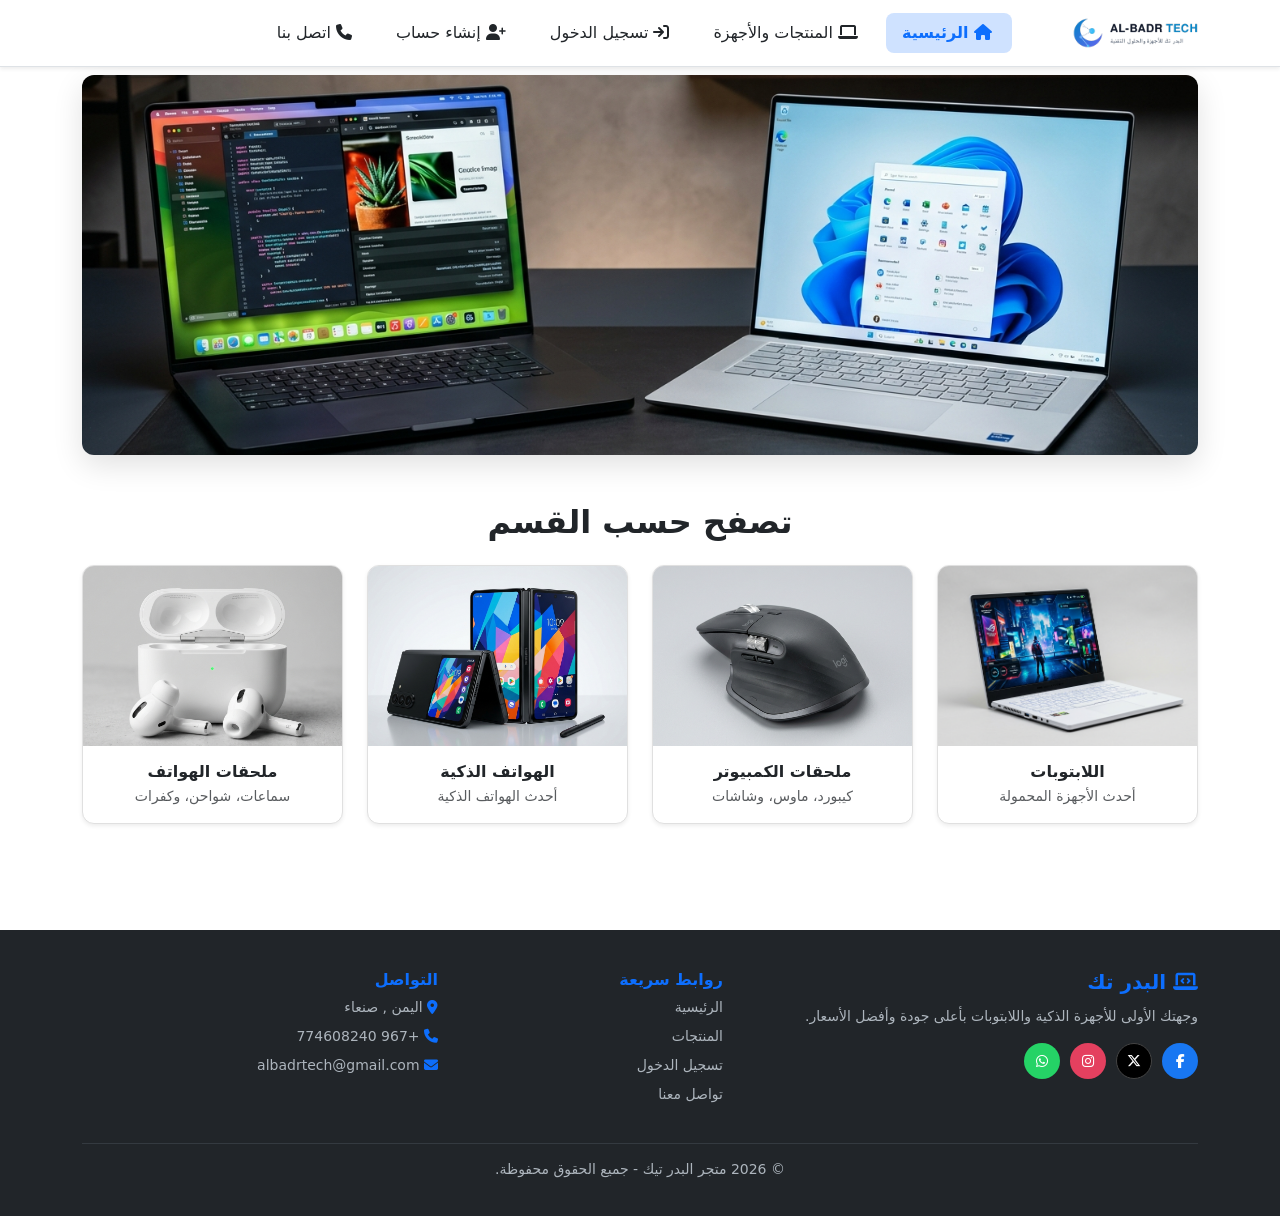
<file: Al-badr-tech/index.html>
<!doctype html>
<html lang="ar" dir="rtl">
  <head>
    <meta charset="UTF-8" />

    <title>الرئيسية - البدر تك</title>

    <!-- ملفات CSS المحلية -->
    <link rel="stylesheet" href="css/bootstrap.min.css" />
    <link rel="stylesheet" href="css/font-awesome.min.css" />
    <link rel="stylesheet" href="css/toastr.min.css" />

    <!-- تنسيق WowSlider -->
    <link rel="stylesheet" href="css/wowslider.css" />

    <!-- تنسيق الموقع -->
    <link rel="stylesheet" href="css/style.css" />
  </head>
  <body>
    <!-- الناف يعرف المتصفح ان هذا شريط متنقل ويرتب العناصر داخله بشكل تلقائي  -->
    <!--navbar-expand-md  يجعل القائمة تستجيب لحجم الشاشة-->
    <header class="navbar navbar-expand-md bg-white border-bottom shadow-sm px-4 sticky-top z-3">
      <!--حاوية  تضم جميع عناصر الهيدر مع ضبط الحواف والمسافات الجانبية  تلقائي ومتجاوب مع جميع الشاشات-->
      <div class="container-fluid">
        <!-- شعار مع رابط يرجع المستخدم للرئيسية -->
        <a class="navbar-brand ms-3" href="index.html">
          <img src="images/logo/logo.png" alt="AL-BADR TECH" height="40" />
        </a>
        <!-- زر الجوال -->
        <!--يضهر الزر في الجوال ويخفية في الشاشات الكبيره يعتتمد في المضهر على بوت سي اس اس والفتح والا غلاق على على بوت جي اس-->
        <button class="navbar-toggler" type="button" data-bs-toggle="collapse" data-bs-target="#menu">
          <!--يرسم الخطوط الثلاثة والمسؤول عن فتح واغلاق القائمة في الهواتف -->
          <span class="navbar-toggler-icon"></span>
        </button>
        <!-- القائمة -->
        <!--يخفي القائمة افتراضيا على شاشة الجوال-->
        <nav class="collapse navbar-collapse" id="menu">
          <ul class="navbar-nav gap-2 ms-auto">
            <!-- الرئيسية -->
            <li class="nav-item">
              <a class="nav-link active bg-primary-subtle text-primary rounded-3 px-3 fw-bold" href="index.html">
                <i class="fa fa-home me-1"></i>
                الرئيسية
              </a>
            </li>
            <!-- المنتجات والأجهزة -->
            <li class="nav-item">
              <a class="nav-link rounded-3 px-3 text-dark fw-medium" href="products.html">
                <i class="fa fa-laptop me-1"></i>
                المنتجات والأجهزة
              </a>
            </li>
            <!-- تسجيل الدخول -->
            <li class="nav-item">
              <a class="nav-link rounded-3 px-3 text-dark fw-medium" href="login.html">
                <i class="fa fa-sign-in me-1"></i>
                تسجيل الدخول
              </a>
            </li>
            <!-- إنشاء حساب -->
            <li class="nav-item">
              <a class="nav-link rounded-3 px-3 text-dark fw-medium" href="register.html">
                <i class="fa fa-user-plus me-1"></i>
                إنشاء حساب
              </a>
            </li>
            <!-- اتصل بنا -->
            <li class="nav-item">
              <a class="nav-link rounded-3 px-3 text-dark fw-medium" href="contact.html"><i class="fa fa-phone me-1"></i> اتصل بنا </a>
            </li>
          </ul>
        </nav>
      </div>
    </header>
    <main class="container my-2">
      <!-- WowSlider -->
      <section class="hero-slider mb-5">
        <div id="wowslider-container1">
          <div class="ws_images">
            <ul>
              <li>
                <img src="images/slider/slide1.jpg" alt="الصورة الأولى" />
              </li>
              <li>
                <img src="images/slider/slide2.jpg" alt="الصورة الثانية" />
              </li>
              <li>
                <img src="images/slider/slide3.jpg" alt="الصورة الثالثة" />
              </li>
            </ul>
          </div>
        </div>
      </section>

      <!-- 
           الأقسام الرئيسية
           بدء تقسيم الصفحة باستخدام نظام الشبكة 
           grid system 
           ثم استخدمت الوراثة من عنصر الاب لبقية الاقسام -->

      <section class="main-categories my-5">
        <h2 class="text-center fw-bold mb-4">تصفح حسب القسم</h2>

        <!-- شبكة الأقسام -->
        <div class="row row-cols-1 row-cols-sm-2 row-cols-md-4 g-4">
          <!-- القسم الأول -->
          <div class="col">
            <a href="products.html?cat=laptops" class="card h-100 text-decoration-none shadow-sm overflow-hidden category-card">
              <img src="images/products/laptops/laptop4.jpg" alt="اللابتوبات" class="category-img" />

              <div class="card-body text-center p-3">
                <h3 class="fs-6 fw-bold text-dark mb-1">اللابتوبات</h3>

                <p class="text-muted small m-0">أحدث الأجهزة المحمولة</p>
              </div>
            </a>
          </div>

          <!-- القسم الثاني -->
          <div class="col">
            <a href="products.html?cat=pc-acc" class="card h-100 text-decoration-none shadow-sm overflow-hidden category-card">
              <img src="images/products/accessories/accessory2.jpg" alt="ملحقات الكمبيوتر" class="category-img" />

              <div class="card-body text-center p-3">
                <h3 class="fs-6 fw-bold text-dark mb-1">ملحقات الكمبيوتر</h3>

                <p class="text-muted small m-0">كيبورد، ماوس، وشاشات</p>
              </div>
            </a>
          </div>

          <!-- القسم الثالث -->
          <div class="col">
            <a href="products.html?cat=phones" class="card h-100 text-decoration-none shadow-sm overflow-hidden category-card">
              <img src="images/products/smartphones/phone3.jpg" alt="الهواتف الذكية" class="category-img" />

              <div class="card-body text-center p-3">
                <h3 class="fs-6 fw-bold text-dark mb-1">الهواتف الذكية</h3>

                <p class="text-muted small m-0">أحدث الهواتف الذكية</p>
              </div>
            </a>
          </div>

          <!-- القسم الرابع -->
          <div class="col">
            <a href="products.html?cat=phone-acc" class="card h-100 text-decoration-none shadow-sm overflow-hidden category-card">
              <img src="images/products/accessories/accessory3.jpg" alt="ملحقات الهواتف" class="category-img" />

              <div class="card-body text-center p-3">
                <h3 class="fs-6 fw-bold text-dark mb-1">ملحقات الهواتف</h3>

                <p class="text-muted small m-0">سماعات، شواحن، وكفرات</p>
              </div>
            </a>
          </div>
        </div>
      </section>
    </main>
    <!-- ==========================================
         Footer
         ========================================== -->
    <footer class="site-footer">
      <div class="container">
        <!-- تبقي محتوى الفوتر متمركو في الوسط تلقائي وتمنعه من الالتصاق بحواف الشاشة -->
        <div class="row gy-4">
          <!-- يضيف مسافه راسية بين الاعمده في حال نزولها فوق بعض على الشاشات الصغيره -->
          <!-- معلومات المتجر -->
          <div class="col-12 col-md-5 footer-box">
            <h5 class="footer-title"><i class="fa-solid fa-laptop-code"></i> البدر تك</h5>
            <p class="footer-text">وجهتك الأولى للأجهزة الذكية واللابتوبات بأعلى جودة وأفضل الأسعار.</p>

            <!-- مواقع التواصل -->
            <div class="social-links">
              <a href="#" class="fb" title="Facebook"><i class="fa-brands fa-facebook-f"></i></a>

              <a href="#" class="tw" title="X (Twitter)">
                <i class="fa-brands fa-x-twitter"></i>
              </a>

              <a href="#" class="ig" title="Instagram">
                <i class="fa-brands fa-instagram"></i>
              </a>

              <a href="#" class="wa" title="WhatsApp">
                <i class="fa-brands fa-whatsapp"></i>
              </a>
            </div>
          </div>

          <!-- روابط سريعة -->
          <div class="col-6 col-md-3 footer-box">
            <h6 class="footer-subtitle">روابط سريعة</h6>

            <ul class="footer-list">
              <li>
                <a href="index.html"> الرئيسية </a>
              </li>

              <li>
                <a href="products.html"> المنتجات </a>
              </li>

              <li>
                <a href="login.html"> تسجيل الدخول </a>
              </li>

              <li>
                <a href="contact.html"> تواصل معنا </a>
              </li>
            </ul>
          </div>
          <!-- معلومات التواصل -->
          <div class="col-6 col-md-4 footer-box">
            <h6 class="footer-subtitle">التواصل</h6>

            <ul class="footer-contact">
              <li>
                <i class="fa-solid fa-location-dot"></i>
                اليمن , صنعاء
              </li>

              <li>
                <i class="fa-solid fa-phone"></i>
                +967 774608240
              </li>

              <li>
                <i class="fa-solid fa-envelope"></i>
                albadrtech@gmail.com
              </li>
            </ul>
          </div>
        </div>
        <!-- حقوق النشر -->
        <div class="footer-bottom">
          <p>&copy; 2026 متجر البدر تيك - جميع الحقوق محفوظة.</p>
        </div>
      </div>
    </footer>
    <!-- ==========================================
         JavaScript
         ========================================== -->
    <script src="js/jquery.min.js"></script>
    <script src="js/bootstrap.bundle.min.js"></script>
    <script src="js/toastr.min.js"></script>
    <!-- WowSlider -->
    <script src="js/wowslider.js"></script>

    <!-- JavaScript الرئيسي -->
    <script src="js/main.js"></script>
  </body>
</html>
</file>
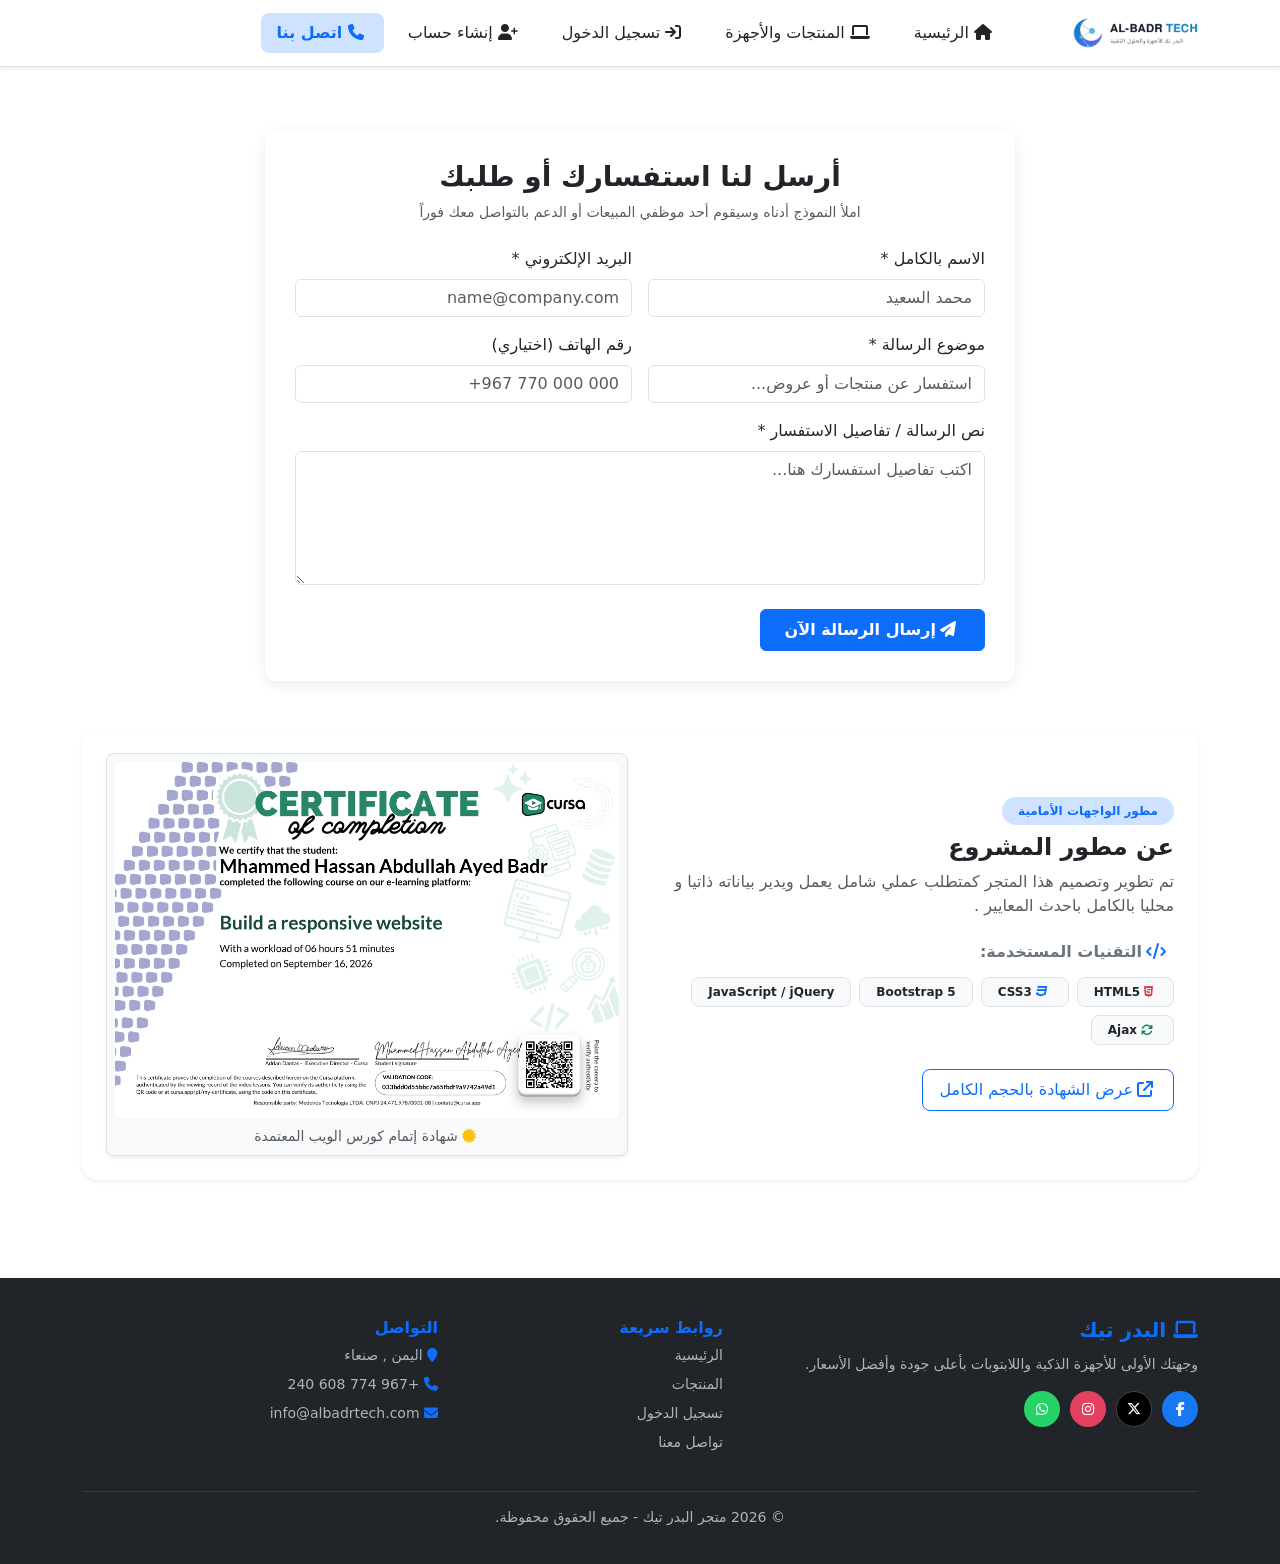
<file: Al-badr-tech/contact.html>
<!doctype html>
<html lang="ar" dir="rtl">
  <head>
    <meta charset="UTF-8" />
    <title>تواصل معنا - البدر تك</title>
    <link rel="stylesheet" href="css/bootstrap.min.css" />
    <link rel="stylesheet" href="css/font-awesome.min.css" />
    <link rel="stylesheet" href="css/toastr.min.css" />
    <link rel="stylesheet" href="css/style.css" />
  </head>
  <body>
    <header class="navbar navbar-expand-md bg-white border-bottom shadow-sm px-4 sticky-top z-3">
      <div class="container-fluid">
        <!-- الشعار -->
        <a class="navbar-brand ms-3" href="index.html">
          <img src="images/logo/logo.png" alt="AL-BADR TECH" height="40" />
        </a>

        <!-- زر الجوال -->
        <button class="navbar-toggler" type="button" data-bs-toggle="collapse" data-bs-target="#menu">
          <span class="navbar-toggler-icon"></span>
        </button>

        <!-- القائمة -->
        <nav class="collapse navbar-collapse" id="menu">
          <ul class="navbar-nav gap-2 ms-auto">
            <!-- الرئيسية -->
            <li class="nav-item">
              <a class="nav-link rounded-3 px-3 text-dark fw-medium" href="index.html">
                <i class="fa fa-home me-1"></i>
                الرئيسية
              </a>
            </li>

            <!-- المنتجات والأجهزة -->
            <li class="nav-item">
              <a class="nav-link rounded-3 px-3 text-dark fw-medium" href="products.html">
                <i class="fa fa-laptop me-1"></i>
                المنتجات والأجهزة
              </a>
            </li>

            <!-- تسجيل الدخول -->
            <li class="nav-item">
              <a class="nav-link rounded-3 px-3 text-dark fw-medium" href="login.html">
                <i class="fa fa-sign-in me-1"></i>
                تسجيل الدخول
              </a>
            </li>

            <!-- إنشاء حساب -->
            <li class="nav-item">
              <a class="nav-link rounded-3 px-3 text-dark fw-medium" href="register.html">
                <i class="fa fa-user-plus me-1"></i>
                إنشاء حساب
              </a>
            </li>

            <!-- اتصل بنا -->
            <li class="nav-item">
              <a class="nav-link active bg-primary-subtle text-primary rounded-3 px-3 fw-bold" href="contact.html"><i class="fa fa-phone me-1"></i> اتصل بنا </a>
            </li>
          </ul>
        </nav>
      </div>
    </header>
    <!-- الحاوية الرئيسية لصفحة التواصل بمسافة تباعد داخلي عمودي بمقدار 5 -->
    <main class="contact py-5">
      <!-- حاوية البوتستراب القياسية لتوسيط المحتوى وتحديد العرض الأقصى -->
      <div class="container">
        <!-- بطاقة نموذج المراسلة مع توسيط تلقائي أفقي في منتصف الصفحة -->
        <div class="contact-card mx-auto">
          <!-- عنوان فرعي بخط عريض ولون داكن مع مسافة سفلية وتوسيط أفقي -->
          <h3 class="fw-bold text-dark mb-2 text-center">أرسل لنا استفسارك أو طلبك</h3>
          <!-- نص توضيحي باهت بحجم صغير مع مسافة سفلية وتوسيط أفقي -->
          <p class="text-muted small mb-4 text-center">املأ النموذج أدناه وسيقوم أحد موظفي المبيعات أو الدعم بالتواصل معك فوراً</p>
          <form id="contactForm" novalidate>
            <!-- صف شبكي بتباعد داخلي 3 بين الحقول ومسافة سفلية 3 -->
            <div class="row g-3 mb-3">
              <!-- عمود يأخذ نصف العرض في الشاشات المتوسطة والكبيرة -->
              <div class="col-md-6">
                <label for="contactName" class="form-label">الاسم بالكامل *</label>
                <input type="text" class="form-control" id="contactName" placeholder="محمد السعيد" required minlength="2" />
                <div class="invalid-feedback">يرجى كتابة الاسم بشكل صحيح</div>
              </div>
              <!-- عمود يأخذ نصف العرض في الشاشات المتوسطة والكبيرة -->
              <div class="col-md-6">
                <label for="contactEmail" class="form-label">البريد الإلكتروني *</label>
                <input type="email" class="form-control ltr-text" id="contactEmail" placeholder="name@company.com" required />
                <div class="invalid-feedback">يرجى إدخال بريد إلكتروني صالح</div>
              </div>
            </div>

            <!-- صف شبكي بتباعد داخلي 3 بين الحقول ومسافة سفلية 3 -->
            <div class="row g-3 mb-3">
              <!-- عمود يأخذ نصف العرض في الشاشات المتوسطة والكبيرة -->
              <div class="col-md-6">
                <label for="contactSubject" class="form-label">موضوع الرسالة *</label>
                <input type="text" class="form-control" id="contactSubject" placeholder="استفسار عن منتجات أو عروض..." required minlength="3" />
                <div class="invalid-feedback">يرجى تحديد موضوع الرسالة</div>
              </div>
              <!-- عمود يأخذ نصف العرض في الشاشات المتوسطة والكبيرة -->
              <div class="col-md-6">
                <label for="contactPhone" class="form-label">رقم الهاتف (اختياري)</label>
                <input type="tel" class="form-control ltr-text" id="contactPhone" placeholder="+967 770 000 000" />
              </div>
            </div>
            <!-- حاوية حقل نص الرسالة مع مسافة تباعد سفلية بمقدار 4 -->
            <div class="mb-4">
              <label for="contactMessage" class="form-label">نص الرسالة / تفاصيل الاستفسار *</label>
              <textarea class="form-control" id="contactMessage" rows="5" placeholder="اكتب تفاصيل استفسارك هنا..." required minlength="10"></textarea>
              <div class="invalid-feedback">يرجى كتابة رسالة توضيحية لا تقل عن 10 أحرف</div>
            </div>

            <!-- زر الإرسال باللون الأزرق الأساسي مع حواف داخلية واسعة، خط عريض وحجم خط رقم 6 -->
            <button type="submit" class="btn btn-primary px-4 py-2 fw-bold fs-6"><i class="fa fa-paper-plane me-1 ms-1"></i>إرسال الرسالة الآن</button>
          </form>
        </div>
        <!-- بطاقة المطور: بطاقة بيضاء بدون حدود خارجية، بظل ناعم، حواف مستديرة كبيرة، مسافة علوية ومسافة داخلية 4 -->
        <div class="card border-0 shadow-sm rounded-4 p-4 mt-5 bg-white">
          <!-- صف شبكي بمحاذاة رأسية متوسطة وتباعد مسافة 4 بين الأعمدة -->
          <div class="row align-items-center g-4">
            <!-- عمود يأخذ نصف عرض الشاشة الكبيرة col-lg-6 لعرض بيانات المطور -->
            <div class="col-lg-6">
              <!-- شارة نصية بخلفية زرقاء ناعمة، نص أزرق أساسي، حواف دائرية بالكامل وخط عريض -->
              <span class="badge bg-primary-subtle text-primary px-3 py-2 rounded-pill fw-bold mb-2">مطور الواجهات الأمامية</span>
              <h4 class="fw-bold text-dark mb-2">عن مطور المشروع</h4>
              <p class="text-muted mb-4">تم تطوير وتصميم هذا المتجر كمتطلب عملي شامل يعمل ويدير بياناته ذاتيا و محليا بالكامل باحدث المعايير .</p>

              <h6 class="fw-bold text-secondary mb-3"><i class="fa fa-code text-primary me-2 ms-1"></i>التقنيات المستخدمة:</h6>
              <!-- حاوية فليكس مرنة تسمح بالتفاف العناصر مع مسافة تباعد 2 بين الشارات ومسافة سفلية 4 -->
              <div class="d-flex flex-wrap gap-2 mb-4">
                <!-- شارة تقنية بخلفية رمادية فاتحة، نص داكن، إطار محيط، تباعد داخلي وحواف مستديرة -->
                <span class="badge bg-light text-dark border px-3 py-2 rounded-3"><i class="fa-brands fa-html5 text-danger me-1 ms-1"></i>HTML5</span>
                <!-- شارة تقنية بخلفية رمادية فاتحة، نص داكن، إطار محيط، تباعد داخلي وحواف مستديرة -->
                <span class="badge bg-light text-dark border px-3 py-2 rounded-3"><i class="fa-brands fa-css3 text-primary me-1 ms-1"></i>CSS3</span>
                <!-- شارة تقنية بخلفية رمادية فاتحة، نص داكن، إطار محيط، تباعد داخلي وحواف مستديرة -->
                <span class="badge bg-light text-dark border px-3 py-2 rounded-3">Bootstrap 5</span>
                <!-- شارة تقنية بخلفية رمادية فاتحة، نص داكن، إطار محيط، تباعد داخلي وحواف مستديرة -->
                <span class="badge bg-light text-dark border px-3 py-2 rounded-3">JavaScript / jQuery</span>
                <!-- شارة تقنية بخلفية رمادية فاتحة، نص داكن، إطار محيط، تباعد داخلي وحواف مستديرة -->
                <span class="badge bg-light text-dark border px-3 py-2 rounded-3"><i class="fa fa-refresh text-success me-1 ms-1"></i>Ajax</span>
              </div>
              <!-- زر إطار مفرغ أزرق بحواف مستديرة، تباعد داخلي مريح وخط متوسط العرض -->
              <a href="certificate/شهادة اتمام كورس html.png" target="_blank" class="btn btn-outline-primary rounded-3 px-3 py-2 fw-medium">
                <i class="fa fa-external-link me-1 ms-1"></i>عرض الشهادة بالحجم الكامل
              </a>
            </div>

            <!-- عمود يأخذ نصف عرض الشاشة الكبيرة col-lg-6 لعرض صورة الشهادة في المنتصف -->
            <div class="col-lg-6 text-center">
              <!-- إطار صورة بخلفية رمادية فاتحة، حدود خارجية، ظل ناعم وعرض كامل 100% -->
              <div class="p-2 border rounded-3 bg-light d-inline-block shadow-sm w-100">
                <img src="certificate/شهادة اتمام كورس html.png" alt="شهادة إتمام الكورس" class="img-fluid rounded-2" />
                <div class="mt-2 text-muted small fw-medium"><i class="fa fa-certificate text-warning me-1 ms-1"></i>شهادة إتمام كورس الويب المعتمدة</div>
              </div>
            </div>
          </div>
        </div>
      </div>
    </main>
    <!-- فوتر: تذييل الصفحة بتنسيق موقع مخصص يحتوي أقسام الروابط والبيانات -->
    <footer class="site-footer">
      <div class="container">
        <!-- صف شبكي بتقسيم متجاوب لأقسام الفوتر مع تباعد عمودي 4 بين الصفوف عند الالتفاف -->
        <div class="row gy-4">
          <!-- عمود بعرض كامل في الجوال ويأخذ 5 أعمدة في الشاشات المتوسطة وما فوق -->
          <div class="col-12 col-md-5 footer-box">
            <h5 class="footer-title"><i class="fa fa-laptop"></i> البدر تيك</h5>
            <p class="footer-text">وجهتك الأولى للأجهزة الذكية واللابتوبات بأعلى جودة وأفضل الأسعار.</p>
            <div class="social-links">
              <a href="#" class="fb" title="Facebook"><i class="fa-brands fa-facebook-f"></i></a>
              <a href="#" class="tw" title="X (Twitter)"> <i class="fa-brands fa-x-twitter"></i></a>
              <a href="#" class="ig" title="Instagram"><i class="fa-brands fa-instagram"></i></a>
              <a href="#" class="wa" title="WhatsApp"><i class="fa-brands fa-whatsapp"></i></a>
            </div>
          </div>
          <!-- عمود يأخذ نصف العرض في الجوال و3 أعمدة في الشاشات المتوسطة وما فوق -->
          <div class="col-6 col-md-3 footer-box">
            <h6 class="footer-subtitle">روابط سريعة</h6>
            <ul class="footer-list">
              <li><a href="index.html">الرئيسية</a></li>
              <li><a href="products.html">المنتجات</a></li>
              <li><a href="login.html">تسجيل الدخول</a></li>
              <li><a href="contact.html">تواصل معنا</a></li>
            </ul>
          </div>
          <!-- عمود يأخذ نصف العرض في الجوال و4 أعمدة في الشاشات المتوسطة وما فوق -->
          <div class="col-6 col-md-4 footer-box">
            <h6 class="footer-subtitle">التواصل</h6>
            <ul class="footer-contact">
              <li><i class="fa fa-map-marker"></i> اليمن , صنعاء</li>
              <li><i class="fa fa-phone"></i> +967 774 608 240</li>
              <li><i class="fa fa-envelope"></i> info@albadrtech.com</li>
            </ul>
          </div>
        </div>
        <!-- شريط الحقوق أسفل الفوتر بتنسيق مخصص -->
        <div class="footer-bottom">
          <p>&copy; 2026 متجر البدر تيك - جميع الحقوق محفوظة.</p>
        </div>
      </div>
    </footer>
    <!-- ملفات الجافاسكريبت المستدعاة لتشغيل وظائف المتصفح، التنبيهات، والتحقق -->
    <script src="js/jquery.min.js"></script>
    <script src="js/bootstrap.bundle.min.js"></script>
    <script src="js/auth.js"></script>
    <script src="js/toastr.min.js"></script>
    <script src="js/main.js"></script>
  </body>
</html>
</file>
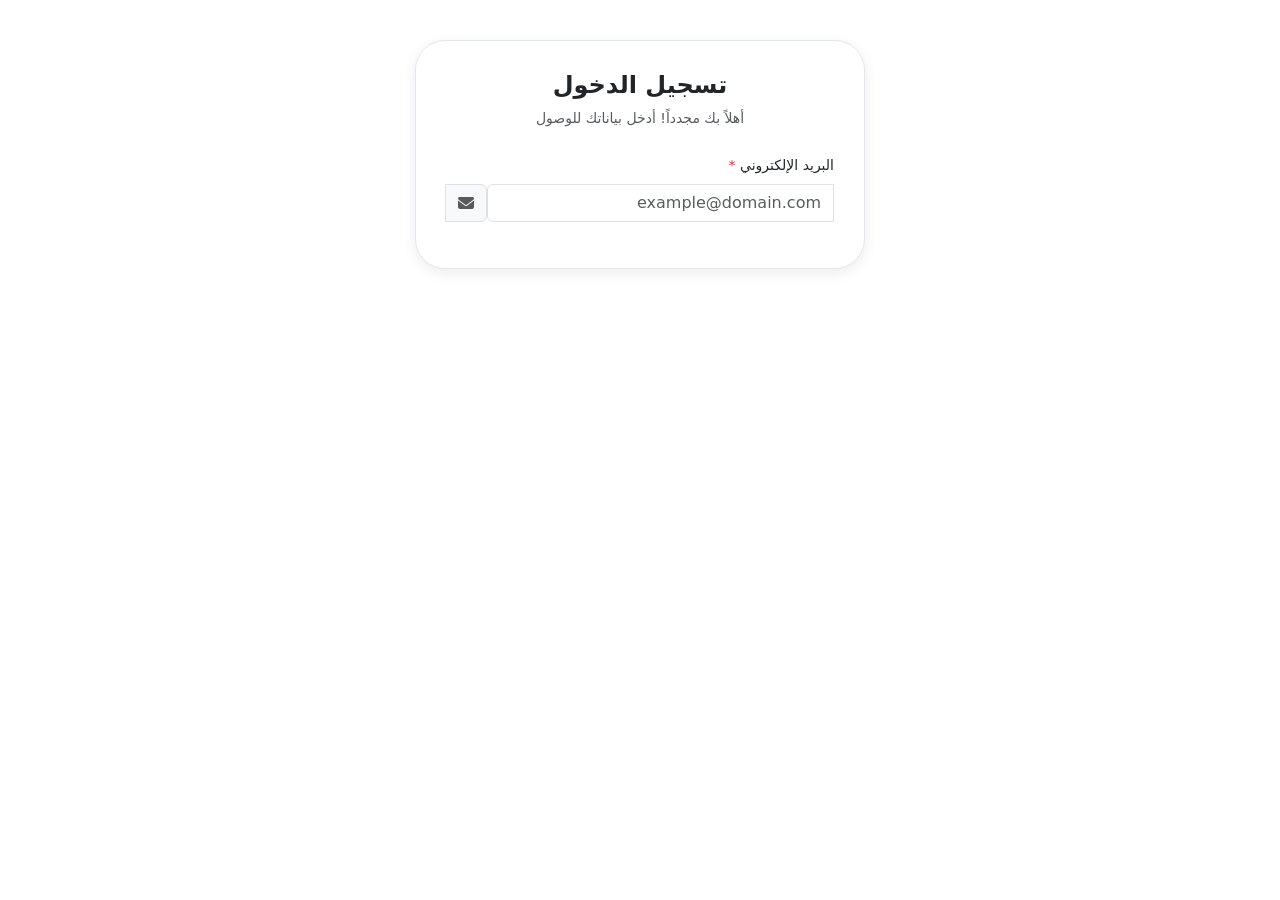
<file: Al-badr-tech/kjwdfh.html>
<!doctype html>
<html lang="en" dir="rtl">
  <head>
    <meta charset="UTF-8" />
    <meta name="viewport" content="width=device-width, initial-scale=1.0" />
        <!-- ملفات CSS المحلية -->
    <link rel="stylesheet" href="css/bootstrap.min.css" />
    <link rel="stylesheet" href="css/font-awesome.min.css" />
    <link rel="stylesheet" href="css/toastr.min.css" />
    <!-- تنسيق WowSlider -->
    <link rel="stylesheet" href="css/wowslider.css" />
    <!-- تنسيق الموقع -->
    <link rel="stylesheet" href="css/style.css" />
  </head>
    <title>Document</title>
  </head>
  <body>
    <main class="login-wrapper">
      <div class="login-card">
        <div class="header-section text-center mb-4">
          <h2 class="h4 fw-bold">تسجيل الدخول</h2>
          <p class="text-muted small">أهلاً بك مجدداً! أدخل بياناتك للوصول</p>
        </div>
        <form id="loginForm" novalidate>
          <!-- حقل البريد الإلكتروني -->
          <div class="email-group mb-3">
            <label for="loginEmail" class="form-label small">البريد الإلكتروني <span class="text-danger">*</span></label>
            <div class="input-group">
              <input type="email" id="loginEmail" class="form-control" placeholder="example@domain.com" required />
              <span class="input-group-text bg-light"><i class="fa-solid fa-envelope text-muted"></i></span>
            </div>
            <div class="error-text text-danger small mt-1 d-none" id="emailError">يرجى إدخال بريد إلكتروني صالح</div>
          </div>


      </div>

    </main>
    
  </body>
</html>
</file>
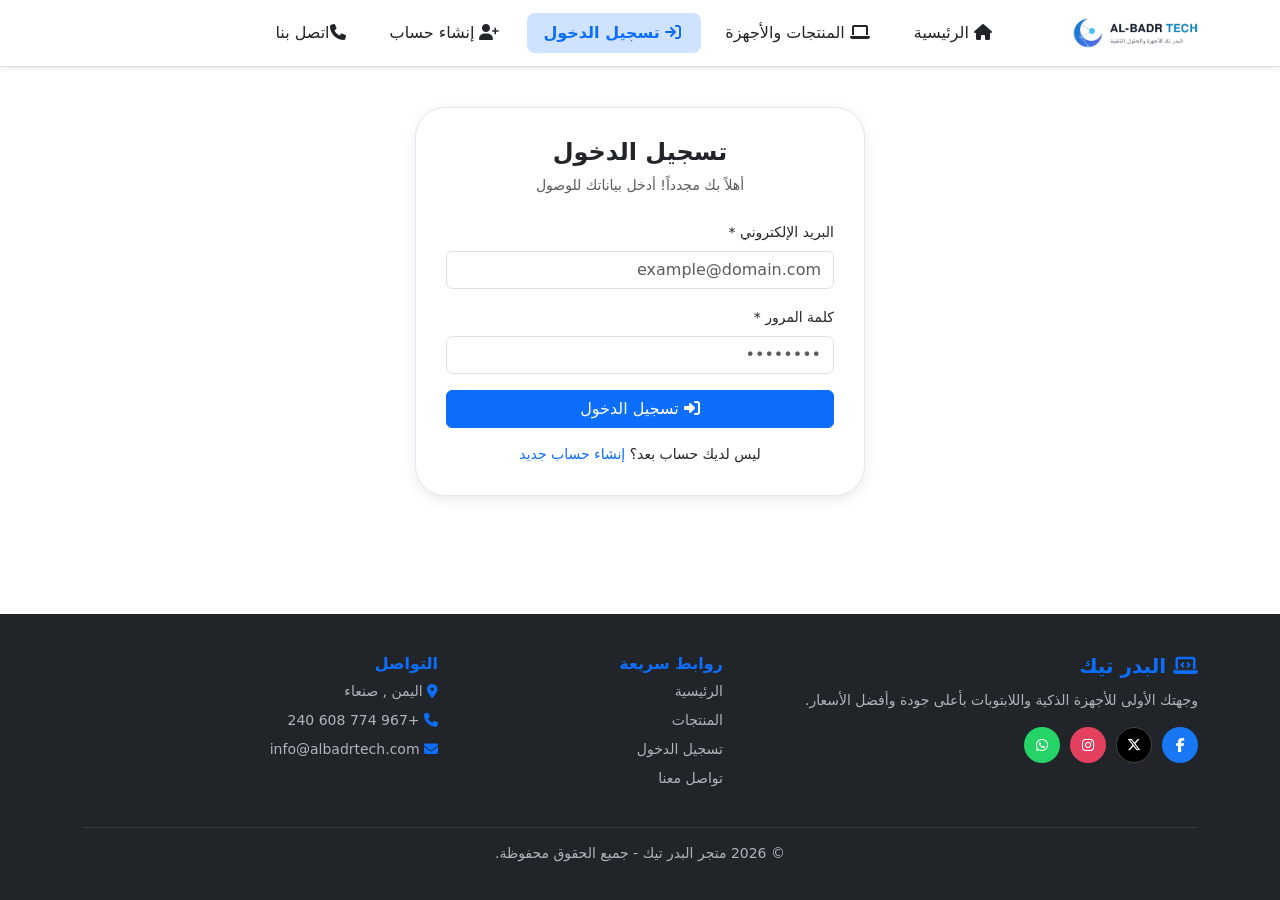
<file: Al-badr-tech/login.html>
<!doctype html>
<html lang="ar" dir="rtl">
  <head>
    <meta charset="UTF-8" />
    <title>الرئيسية - البدر تك</title>
    <link rel="stylesheet" href="css/bootstrap.min.css" />
    <link rel="stylesheet" href="css/font-awesome.min.css" />
    <link rel="stylesheet" href="css/toastr.min.css" />
    <link rel="stylesheet" href="css/style.css" />
  </head>
  <body>
    <!-- بداية الهيدر -->
    <header class="navbar navbar-expand-md bg-white border-bottom shadow-sm px-4 sticky-top z-3">
      <div class="container-fluid">
        <!-- الشعار -->
        <a class="navbar-brand ms-3" href="index.html">
          <img src="images/logo/logo.png" alt="AL-BADR TECH" height="40" />
        </a>

        <!-- زر الجوال (Hamburger Menu) -->
        <button class="navbar-toggler" type="button" data-bs-toggle="collapse" data-bs-target="#menu">
          <span class="navbar-toggler-icon"></span>
        </button>

        <!-- شريط الملاحة والقائمة -->
        <nav class="collapse navbar-collapse" id="menu">
          <ul class="navbar-nav gap-2 ms-auto">
            <!-- الرئيسية -->
            <li class="nav-item">
              <a class="nav-link rounded-3 px-3 text-dark fw-medium" href="index.html"> <i class="fa fa-home me-1"></i> الرئيسية </a>
            </li>

            <!-- المنتجات والأجهزة -->
            <li class="nav-item">
              <a class="nav-link rounded-3 px-3 text-dark fw-medium" href="products.html"> <i class="fa fa-laptop me-1"></i> المنتجات والأجهزة </a>
            </li>

            <!-- تسجيل الدخول -->
            <li class="nav-item">
              <a class="nav-link active bg-primary-subtle text-primary rounded-3 px-3 fw-bold" href="login.html"> <i class="fa fa-sign-in me-1"></i> تسجيل الدخول </a>
            </li>

            <!-- إنشاء حساب -->
            <li class="nav-item">
              <a class="nav-link rounded-3 px-3 text-dark fw-medium" href="register.html"> <i class="fa fa-user-plus me-1"></i> إنشاء حساب </a>
            </li>

            <!-- اتصل بنا -->
            <li class="nav-item">
              <a class="nav-link rounded-3 px-3 text-dark fw-medium" href="contact.html"> <i class="fa fa-phone me-1"></i>اتصل بنا</a>
            </li>
          </ul>
        </nav>
      </div>
    </header>
    <main class="login-wrapper">
      <div class="login-card">
        <!-- الهيدر والأيقونة -->
        <div class="header-section text-center mb-4">
          <h2 class="h4 fw-bold">تسجيل الدخول</h2>
          <p class="text-muted small">أهلاً بك مجدداً! أدخل بياناتك للوصول</p>
        </div>
        <!-- النموذج -->
        <form id="loginForm" novalidate>
          <!-- حقل البريد الإلكتروني -->
          <div class="email-group mb-3">
            <label for="loginEmail" class="form-label small">البريد الإلكتروني *</label>
            <input type="email" id="loginEmail" class="form-control" placeholder="example@domain.com" required />
          </div>
          <!-- حقل كلمة المرور -->
          <div class="password-group mb-3">
            <label for="loginPassword" class="form-label small">كلمة المرور *</label>
            <input type="password" id="loginPassword" class="form-control" placeholder="••••••••" required />
          </div>
          <!-- زر الدخول -->
          <button type="submit" class="btn btn-primary w-100 mb-3"><i class="fa-solid fa-right-to-bracket"> </i> تسجيل الدخول</button>
          <!-- رابط إنشاء حساب -->
          <div class="text-center small">
            ليس لديك حساب بعد؟
            <a href="register.html" class="text-decoration-none">إنشاء حساب جديد</a>
          </div>
        </form>
      </div>
    </main>
    <footer class="site-footer">
      <div class="container">
        <div class="row gy-4">
          <!-- 1. نبذة عن المتجر وأيقونات التواصل الملونة -->
          <div class="col-12 col-md-5 footer-box">
            <h5 class="footer-title"><i class="fa-solid fa-laptop-code"></i> البدر تيك</h5>
            <p class="footer-text">وجهتك الأولى للأجهزة الذكية واللابتوبات بأعلى جودة وأفضل الأسعار.</p>

            <!-- أيقونات التواصل الاجتماعي بألوانها الأصلية -->
            <div class="social-links">
              <a href="#" class="fb" title="Facebook"><i class="fa-brands fa-facebook-f"></i></a>
              <a href="#" class="tw" title="X (Twitter)"><i class="fa-brands fa-x-twitter"></i></a>
              <a href="#" class="ig" title="Instagram"><i class="fa-brands fa-instagram"></i></a>
              <a href="#" class="wa" title="WhatsApp"><i class="fa-brands fa-whatsapp"></i></a>
            </div>
          </div>

          <!-- 2. روابط سريعة -->
          <div class="col-6 col-md-3 footer-box">
            <h6 class="footer-subtitle">روابط سريعة</h6>
            <ul class="footer-list">
              <li><a href="index.html">الرئيسية</a></li>
              <li><a href="products.html">المنتجات</a></li>
              <li><a href="login.html">تسجيل الدخول</a></li>
              <li><a href="contact.html">تواصل معنا</a></li>
            </ul>
          </div>

          <!-- 3. معلومات التواصل -->
          <div class="col-6 col-md-4 footer-box">
            <h6 class="footer-subtitle">التواصل</h6>
            <ul class="footer-contact">
              <li><i class="fa-solid fa-location-dot"></i> اليمن , صنعاء</li>
              <li><i class="fa-solid fa-phone"></i> +967 774 608 240</li>
              <li><i class="fa-solid fa-envelope"></i> info@albadrtech.com</li>
            </ul>
          </div>
        </div>

        <!-- حقوق النشر -->
        <div class="footer-bottom">
          <p>&copy; 2026 متجر البدر تيك - جميع الحقوق محفوظة.</p>
        </div>
      </div>
    </footer>
    <!-- ملفات الجافاسكريبت المحلية بالترتيب الصحيح -->
    <script src="js/jquery.min.js"></script>
    <script src="js/bootstrap.bundle.min.js"></script>
    <script src="js/toastr.min.js"></script>
    <script src="js/auth.js"></script>
    <script src="js/main.js"></script>
  </body>
</html>
</file>
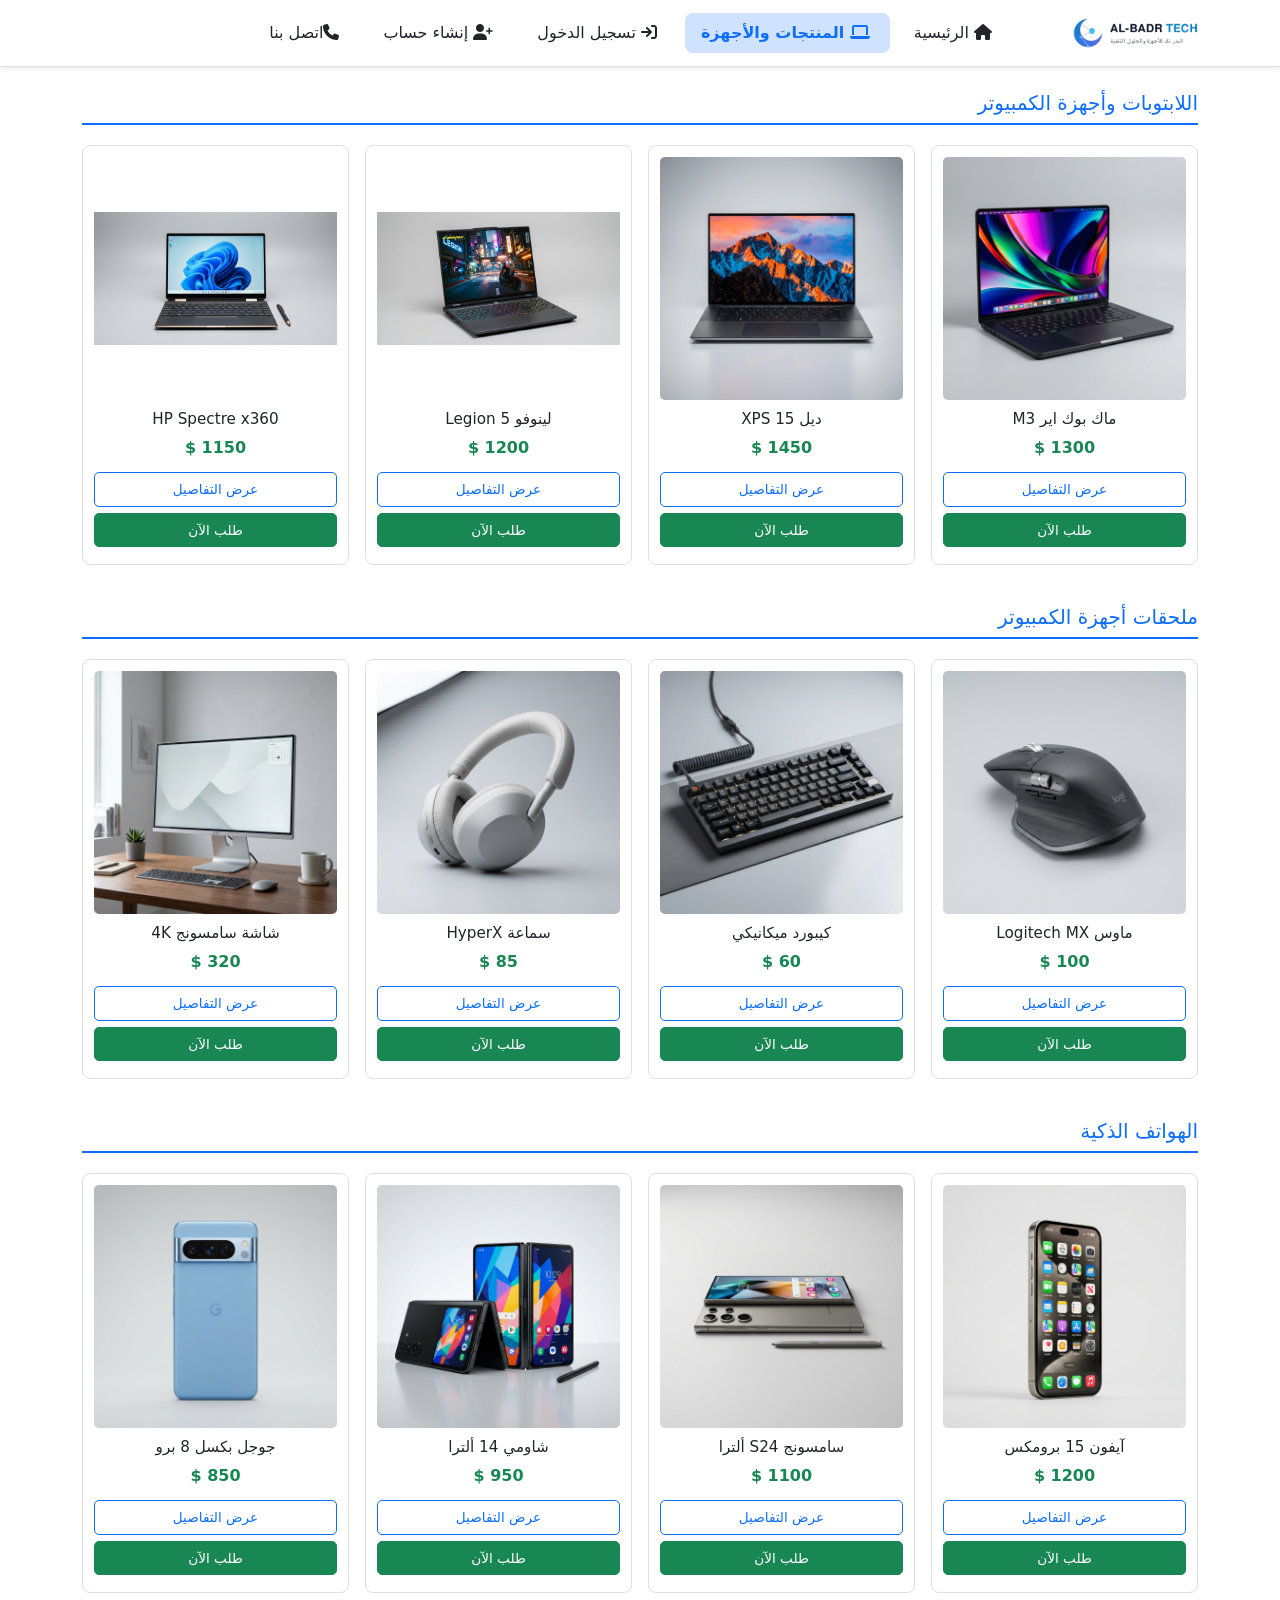
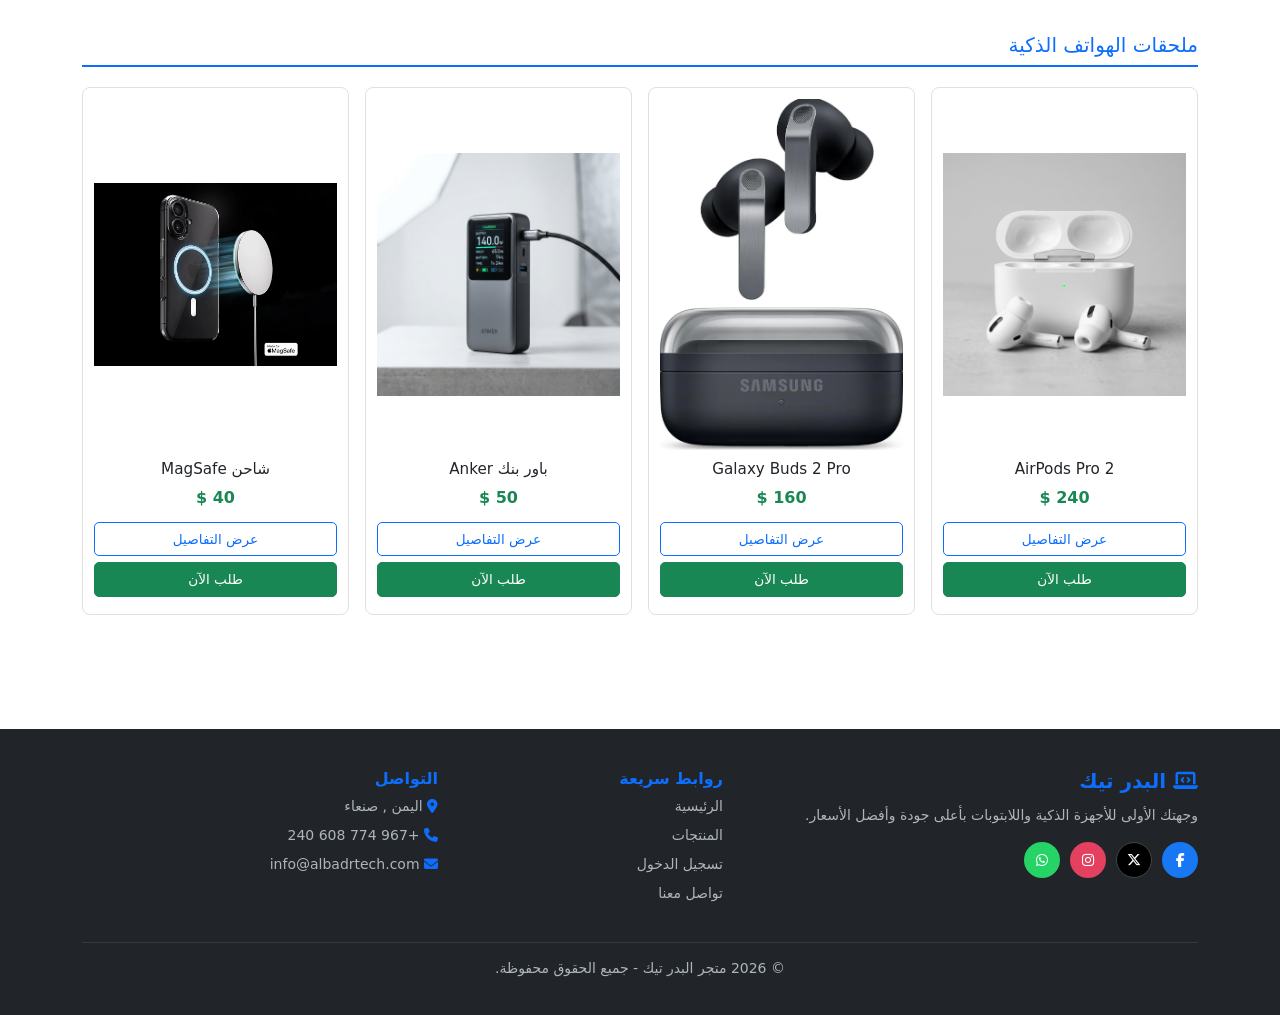
<file: Al-badr-tech/products.html>
<!doctype html>
<html lang="ar" dir="rtl">
  <head>
    <meta charset="UTF-8" />
    <title>الرئيسية - البدر تك</title>
    <link rel="stylesheet" href="css/bootstrap.min.css" />
    <link rel="stylesheet" href="css/font-awesome.min.css" />
    <link rel="stylesheet" href="css/toastr.min.css" />
    <link rel="stylesheet" href="css/style.css" />
  </head>
  
    <header class="navbar navbar-expand-md bg-white border-bottom shadow-sm px-4 sticky-top z-3">
      <div class="container-fluid">
        <!-- الشعار -->
        <a class="navbar-brand ms-3" href="index.html">
          <img src="images/logo/logo.png" alt="AL-BADR TECH" height="40" />
        </a>

        <!-- زر الجوال (Hamburger Menu) -->
        <button class="navbar-toggler" type="button" data-bs-toggle="collapse" data-bs-target="#menu">
          <span class="navbar-toggler-icon"></span>
        </button>

        <!-- شريط الملاحة والقائمة -->
        <nav class="collapse navbar-collapse" id="menu">
          <ul class="navbar-nav gap-2 ms-auto">
            <!-- الرئيسية -->
            <li class="nav-item">
              <a class="nav-link rounded-3 px-3 text-dark fw-medium" href="index.html">
               <i class="fa fa-home me-1"></i> الرئيسية </a>
            </li>

            <!-- المنتجات والأجهزة -->
            <li class="nav-item">
              <a class="nav-link active bg-primary-subtle text-primary rounded-3 px-3 fw-bold" href="products.html">
                 <i class="fa fa-laptop me-1"></i> المنتجات والأجهزة </a>
            </li>

            <!-- تسجيل الدخول -->
            <li class="nav-item">
              <a class="nav-link rounded-3 px-3 text-dark fw-medium" href="login.html">
                 <i class="fa fa-sign-in me-1"></i> تسجيل الدخول </a>
            </li>

            <!-- إنشاء حساب -->
            <li class="nav-item">
              <a class="nav-link rounded-3 px-3 text-dark fw-medium" href="register.html">
                 <i class="fa fa-user-plus me-1"></i> إنشاء حساب </a>
            </li>

            <!-- اتصل بنا -->
            <li class="nav-item">
              <a class="nav-link rounded-3 px-3 text-dark fw-medium" href="contact.html">
                <i class="fa fa-phone me-1"></i>اتصل بنا</a>
            </li>
          </ul>
        </nav>
      </div>
    </header>
    <!--! توسيط محتويات الصفحة     -->
    <main class="container my-4">
      <!-- 1. القسم الاول تقسيم المنتجات الى 4 اقسام مستقله   -->
      <section class="section-box">
        <h4 class="section-title">اللابتوبات وأجهزة الكمبيوتر</h4>
        <!--  حاويه افقية مع مسافه-->
        <div class="row g-3">
            <!-- يعرض الشرائح على حسب الشاشات الصغيره او المتوشطه-->
          <div class="col-6 col-md-3">
            <div class="product-card">
              <img src="images/products/laptops/laptop1.jpg" alt="ماك بوك" class="product-img" />
              <h6 class="product-name">ماك بوك اير M3</h6>
              <p class="product-price">1300 $</p>
              
              <button class="btn-custom btn-details view-details-btn" data-id="p1">عرض التفاصيل</button>
              <a href="https://wa.me/967774967240?text=طلب%20ماك%20بوك" target="_blank" class="btn-custom btn-order">طلب الآن</a>
            </div>
          </div>
          <div class="col-6 col-md-3">
            <div class="product-card">
              <img src="images/products/laptops/laptop2.jpg" alt="ديل" class="product-img" />
              <h6 class="product-name">ديل XPS 15</h6>
              <p class="product-price">1450 $</p>
              <button class="btn-custom btn-details view-details-btn" data-id="p2">عرض التفاصيل</button>
              <a href="https://wa.me/967774967240?text=طلب%20ديل" target="_blank" class="btn-custom btn-order">طلب الآن</a>
            </div>
          </div>
          <div class="col-6 col-md-3">
            <div class="product-card">
              <img src="images/products/laptops/laptop3.jpg" alt="لينوفو" class="product-img" />
              <h6 class="product-name">لينوفو Legion 5</h6>
              <p class="product-price">1200 $</p>
              <button class="btn-custom btn-details view-details-btn" data-id="p3">عرض التفاصيل</button>
              <a href="https://wa.me/967774967240?text=طلب%20لينوفو" target="_blank" class="btn-custom btn-order">طلب الآن</a>
            </div>
          </div>
          <div class="col-6 col-md-3">
            <div class="product-card">
              <img src="images/products/laptops/laptop5.jpg" alt="HP" class="product-img" />
              <h6 class="product-name">HP Spectre x360</h6>
              <p class="product-price">1150 $</p>
              <button class="btn-custom btn-details view-details-btn" data-id="p4">عرض التفاصيل</button>
              <a href="https://wa.me/967774967240?text=طلب%20HP" target="_blank" class="btn-custom btn-order">طلب الآن</a>
            </div>
          </div>
        </div>
      </section>
      <!-- 2. ملحقات الكمبيوتر -->
      <section class="section-box">
        <h4 class="section-title">ملحقات أجهزة الكمبيوتر</h4>
        <div class="row g-3">
          <div class="col-6 col-md-3">
            <div class="product-card">
              <img src="images/products/accessories/accessory2.jpg" alt="ماوس" class="product-img" />
              <h6 class="product-name">ماوس Logitech MX</h6>
              <p class="product-price">100 $</p>
              <button class="btn-custom btn-details view-details-btn" data-id="p5">عرض التفاصيل</button>
              <a href="https://wa.me/967774967240?text=طلب%20ماوس" target="_blank" class="btn-custom btn-order">طلب الآن</a>
            </div>
          </div>
          <div class="col-6 col-md-3">
            <div class="product-card">
              <img src="images/products/accessories/accessory4.jpg" alt="كيبورد" class="product-img" />
              <h6 class="product-name">كيبورد ميكانيكي</h6>
              <p class="product-price">60 $</p>
              <button class="btn-custom btn-details view-details-btn" data-id="p6">عرض التفاصيل</button>
              <a href="https://wa.me/967774967240?text=طلب%20كيبورد" target="_blank" class="btn-custom btn-order">طلب الآن</a>
            </div>
          </div>
          <div class="col-6 col-md-3">
            <div class="product-card">
              <img src="images/products/accessories/accessory1.jpg" alt="سماعة" class="product-img" />
              <h6 class="product-name">سماعة HyperX</h6>
              <p class="product-price">85 $</p>
              <button class="btn-custom btn-details view-details-btn" data-id="p7">عرض التفاصيل</button>
              <a href="https://wa.me/967774967240?text=طلب%20سماعة" target="_blank" class="btn-custom btn-order">طلب الآن</a>
            </div>
          </div>
          <div class="col-6 col-md-3">
            <div class="product-card">
              <img src="images/products/accessories/desktop5.jpg" alt="شاشة" class="product-img" />
              <h6 class="product-name">شاشة سامسونج 4K</h6>
              <p class="product-price">320 $</p>
              <button class="btn-custom btn-details view-details-btn" data-id="p8">عرض التفاصيل</button>
              <a href="https://wa.me/967774967240?text=طلب%20شاشة" target="_blank" class="btn-custom btn-order">طلب الآن</a>
            </div>
          </div>
        </div>
      </section>

      <!-- 3. الهواتف الذكية -->
      <section class="section-box">
        <h4 class="section-title">الهواتف الذكية</h4>
        <div class="row g-3">
          <div class="col-6 col-md-3">
            <div class="product-card">
              <img src="images/products/smartphones/phone1.jpg" alt="آيفون" class="product-img" />
              <h6 class="product-name">آيفون 15 برومكس</h6>
              <p class="product-price">1200 $</p>
              <button class="btn-custom btn-details view-details-btn" data-id="p9">عرض التفاصيل</button>
              <a href="https://wa.me/967774967240?text=طلب%20آيفون" target="_blank" class="btn-custom btn-order">طلب الآن</a>
            </div>
          </div>
          <div class="col-6 col-md-3">
            <div class="product-card">
              <img src="images/products/smartphones/phone2.jpg" alt="سامسونج" class="product-img" />
              <h6 class="product-name">سامسونج S24 ألترا</h6>
              <p class="product-price">1100 $</p>
              <button class="btn-custom btn-details view-details-btn" data-id="p10">عرض التفاصيل</button>
              <a href="https://wa.me/967774967240?text=طلب%20سامسونج" target="_blank" class="btn-custom btn-order">طلب الآن</a>
            </div>
          </div>
          <div class="col-6 col-md-3">
            <div class="product-card">
              <img src="images/products/smartphones/phone3.jpg" alt="شاومي" class="product-img" />
              <h6 class="product-name">شاومي 14 ألترا</h6>
              <p class="product-price">950 $</p>
              <button class="btn-custom btn-details view-details-btn" data-id="p11">عرض التفاصيل</button>
              <a href="https://wa.me/967774967240?text=طلب%20شاومي" target="_blank" class="btn-custom btn-order">طلب الآن</a>
            </div>
          </div>
          <div class="col-6 col-md-3">
            <div class="product-card">
              <img src="images/products/smartphones/phone5.jpg" alt="بكسل" class="product-img" />
              <h6 class="product-name">جوجل بكسل 8 برو</h6>
              <p class="product-price">850 $</p>
              <button class="btn-custom btn-details view-details-btn" data-id="p12">عرض التفاصيل</button>
              <a href="https://wa.me/967774967240?text=طلب%20بكسل" target="_blank" class="btn-custom btn-order">طلب الآن</a>
            </div>
          </div>
        </div>
      </section>

      <!-- 4. ملحقات الهواتف الذكية -->
      <section class="section-box">
        <h4 class="section-title">ملحقات الهواتف الذكية</h4>
        <div class="row g-3">
          <div class="col-6 col-md-3">
            <div class="product-card">
              <img src="images/products/accessories/accessory3.jpg" alt="AirPods" class="product-img" />
              <h6 class="product-name">AirPods Pro 2</h6>
              <p class="product-price">240 $</p>
              <button class="btn-custom btn-details view-details-btn" data-id="p13">عرض التفاصيل</button>
              <a href="https://wa.me/967774967240?text=طلب%20AirPods" target="_blank" class="btn-custom btn-order">طلب الآن</a>
            </div>
          </div>
          <div class="col-6 col-md-3">
            <div class="product-card">
              <img src="images/products/accessories/Galaxy Buds 2 Pro.png" alt="Galaxy Buds" class="product-img" />
              <h6 class="product-name">Galaxy Buds 2 Pro</h6>
              <p class="product-price">160 $</p>
              <button class="btn-custom btn-details view-details-btn" data-id="p14">عرض التفاصيل</button>
              <a href="https://wa.me/967774967240?text=طلب%20Galaxy%20Buds" target="_blank" class="btn-custom btn-order">طلب الآن</a>
            </div>
          </div>
          <div class="col-6 col-md-3">
            <div class="product-card">
              <img src="images/products/accessories/accessory6.jpg" alt="باور بنك" class="product-img" />
              <h6 class="product-name">باور بنك Anker</h6>
              <p class="product-price">50 $</p>
              <button class="btn-custom btn-details view-details-btn" data-id="p15">عرض التفاصيل</button>
              <a href="https://wa.me/967774967240?text=طلب%20باوربنك" target="_blank" class="btn-custom btn-order">طلب الآن</a>
            </div>
          </div>
          <div class="col-6 col-md-3">
            <div class="product-card">
              <img src="images/products/accessories/MagSafe.jpeg" alt="MagSafe" class="product-img" />
              <h6 class="product-name">شاحن MagSafe</h6>
              <p class="product-price">40 $</p>
              <button class="btn-custom btn-details view-details-btn" data-id="p16">عرض التفاصيل</button>
              <a href="https://wa.me/967774967240?text=طلب%20شاحن" target="_blank" class="btn-custom btn-order">طلب الآن</a>
            </div>
          </div>
        </div>
      </section>
    </main>

    <!-- Modal التفاصيل -->
    <div class="modal fade" id="productDetailsModal" tabindex="-1" aria-hidden="true">
      <div class="modal-dialog modal-dialog-centered">
        <div class="modal-content">
          <div class="modal-header bg-primary text-white">
            <h5 class="modal-title fs-6" id="modalProductTitle">تفاصيل المنتج</h5>
            <button type="button" class="btn-close btn-close-white" data-bs-dismiss="modal"></button>
          </div>
          <div class="modal-body">
            <p id="modalProductSpecs" class="small text-secondary mb-0">جاري التحميل...</p>
          </div>
        </div>
      </div>
    </div>
    <footer class="site-footer">
      <div class="container">
        <div class="row gy-4">
          <!-- 1. نبذة عن المتجر وأيقونات التواصل الملونة -->
          <div class="col-12 col-md-5 footer-box">
            <h5 class="footer-title"><i class="fa-solid fa-laptop-code"></i> البدر تيك</h5>
            <p class="footer-text">وجهتك الأولى للأجهزة الذكية واللابتوبات بأعلى جودة وأفضل الأسعار.</p>

            <!-- أيقونات التواصل الاجتماعي بألوانها الأصلية -->
            <div class="social-links">
              <a href="#" class="fb" title="Facebook"><i class="fa-brands fa-facebook-f"></i></a>
              <a href="#" class="tw" title="X (Twitter)"><i class="fa-brands fa-x-twitter"></i></a>
              <a href="#" class="ig" title="Instagram"><i class="fa-brands fa-instagram"></i></a>
              <a href="#" class="wa" title="WhatsApp"><i class="fa-brands fa-whatsapp"></i></a>
            </div>
          </div>
          <!-- 2. روابط سريعة -->

          <div class="col-6 col-md-3 footer-box">
            <h6 class="footer-subtitle">روابط سريعة</h6>
            <ul class="footer-list">
              <li><a href="index.html">الرئيسية</a></li>
              <li><a href="products.html">المنتجات</a></li>
              <li><a href="login.html">تسجيل الدخول</a></li>
              <li><a href="contact.html">تواصل معنا</a></li>
            </ul>
          </div>

          <!-- 3. معلومات التواصل -->
          <div class="col-6 col-md-4 footer-box">
            <h6 class="footer-subtitle">التواصل</h6>
            <ul class="footer-contact">
              <li><i class="fa-solid fa-location-dot"></i> اليمن , صنعاء</li>
              <li><i class="fa-solid fa-phone"></i> +967 774 608 240</li>
              <li><i class="fa-solid fa-envelope"></i> info@albadrtech.com</li>
            </ul>
          </div>
        </div>
        <!-- حقوق النشر -->
        <div class="footer-bottom">
          <p>&copy; 2026 متجر البدر تيك - جميع الحقوق محفوظة.</p>
        </div>
      </div>
    </footer>

    <!-- ملفات الجافاسكريبت المحلية بالترتيب الصحيح -->
    <script src="js/jquery.min.js"></script>
    <script src="js/bootstrap.bundle.min.js"></script>
    <script src="js/toastr.min.js"></script>
    <script src="js/main.js"></script>
  </body>
</html>
</file>
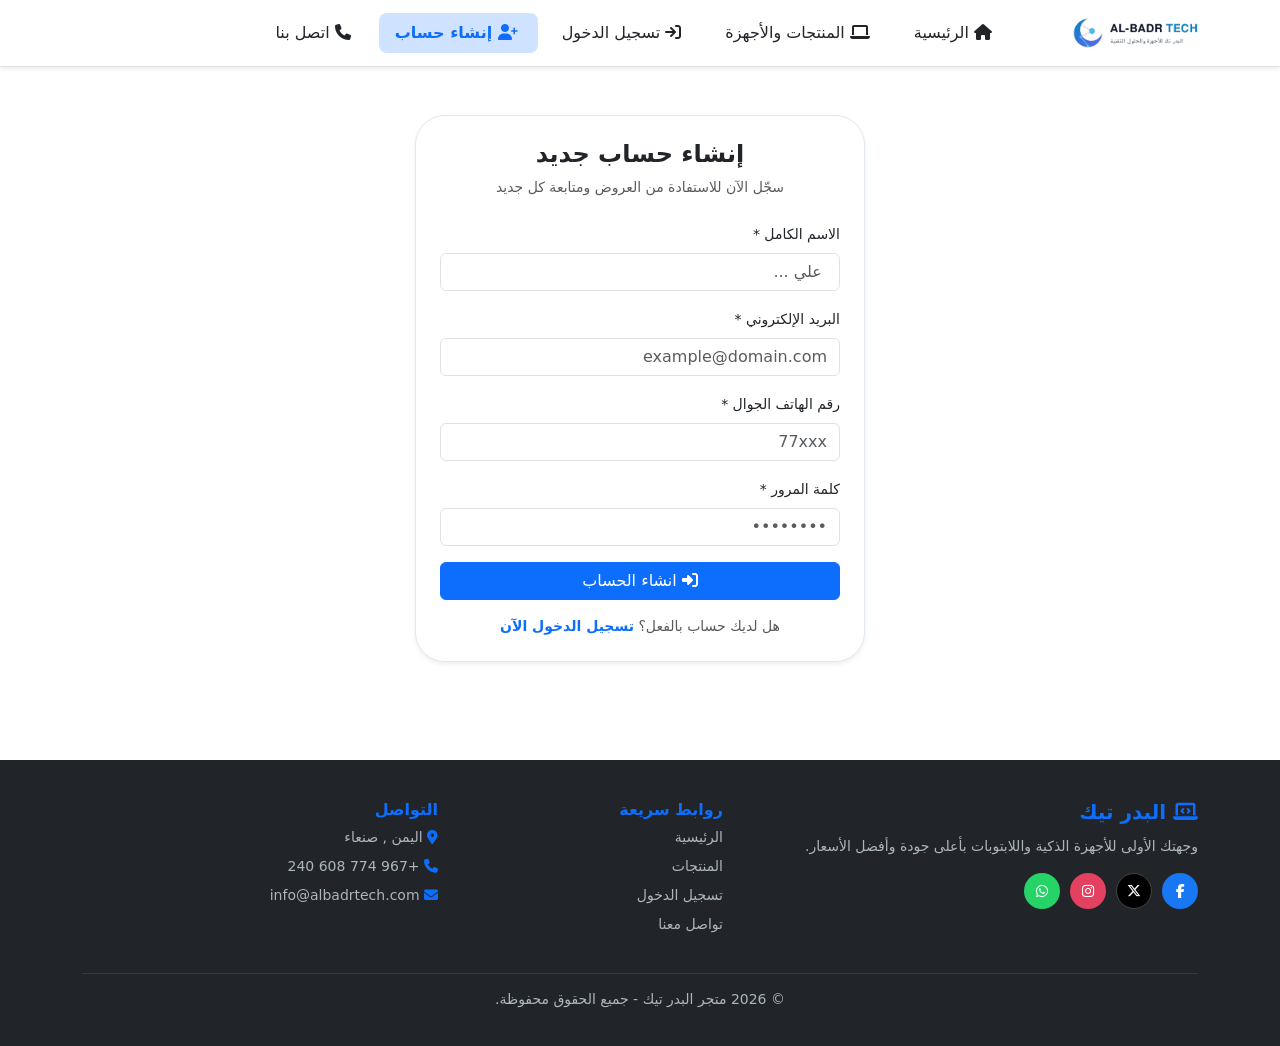
<file: Al-badr-tech/register.html>
<!doctype html>
<html lang="ar" dir="rtl">
  <head>
    <meta charset="UTF-8" />
    <title>الرئيسية - البدر تك</title>
    <link rel="stylesheet" href="css/bootstrap.min.css" />
    <link rel="stylesheet" href="css/font-awesome.min.css" />
    <link rel="stylesheet" href="css/toastr.min.css" />
    <link rel="stylesheet" href="css/style.css" />
  </head>
  <body>
    <!-- بداية الهيدر -->
    <header class="navbar navbar-expand-md bg-white border-bottom shadow-sm px-4 sticky-top z-3">
      <div class="container-fluid">
        <!-- الشعار -->
        <a class="navbar-brand ms-3" href="index.html">
          <img src="images/logo/logo.png" alt="AL-BADR TECH" height="40" />
        </a>

        <!-- زر الجوال -->
        <button class="navbar-toggler" type="button" data-bs-toggle="collapse" data-bs-target="#menu">
          <span class="navbar-toggler-icon"></span>
        </button>

        <!-- القائمة -->
        <nav class="collapse navbar-collapse" id="menu">
          <ul class="navbar-nav gap-2 ms-auto">
            <!-- الرئيسية -->
            <li class="nav-item">
              <a class="nav-link rounded-3 px-3 text-dark fw-medium" href="index.html">
                <i class="fa fa-home me-1"></i>
                الرئيسية
              </a>
            </li>

            <!-- المنتجات والأجهزة -->
            <li class="nav-item">
              <a class="nav-link rounded-3 px-3 text-dark fw-medium" href="products.html">
                <i class="fa fa-laptop me-1"></i>
                المنتجات والأجهزة
              </a>
            </li>

            <!-- تسجيل الدخول -->
            <li class="nav-item">
              <a class="nav-link rounded-3 px-3 text-dark fw-medium" href="login.html">
                <i class="fa fa-sign-in me-1"></i>
                تسجيل الدخول
              </a>
            </li>

            <!-- إنشاء حساب -->
            <li class="nav-item">
              <a class="nav-link active bg-primary-subtle text-primary rounded-3 px-3 fw-bold" href="register.html">
                <i class="fa fa-user-plus me-1"></i>
                إنشاء حساب
              </a>
            </li>

            <!-- اتصل بنا -->
            <li class="nav-item">
              <a class="nav-link rounded-3 px-3 text-dark fw-medium" href="contact.html"><i class="fa fa-phone me-1"></i> اتصل بنا </a>
            </li>
          </ul>
        </nav>
      </div>
    </header>

    <!-- محتوى إنشاء الحساب -->
    <main class="container auth-page-wrapper py-5">
      <div class="auth-card mx-auto p-4 bg-white rounded shadow-sm" style="max-width: 450px">
        <!-- عناوين الواجهة (بدون أيقونة) -->
        <div class="header-section text-center mb-4">
          <h2 class="h4 fw-bold">إنشاء حساب جديد</h2>
          <p class="text-muted small mb-0">سجّل الآن للاستفادة من العروض ومتابعة كل جديد</p>
        </div>

        <!-- النموذج -->
        <form id="registerForm" novalidate>
          <!-- 1. الاسم الكامل -->
          <div class="mb-3 text-end">
            <label for="regName" class="form-label small">الاسم الكامل *</label>
            <input type="text" class="form-control" id="regName" placeholder=" علي ... " required />
            <div class="invalid-feedback text-danger small mt-1">يرجى إدخال الاسم الكامل.</div>
          </div>
          <div class="email-group mb-3">
            <label for="loginEmail" class="form-label small">البريد الإلكتروني *</label>
            <input type="email" id="loginEmail" class="form-control" placeholder="example@domain.com" required />
            <div class="invalid-feedback text-danger small mt-1">يرجى إدخال عنوان بريد إلكتروني صالح.</div>
          </div>

          <!-- 3. رقم الهاتف الجوال -->
          <div class="mb-3 text-end">
            <label for="regPhone" class="form-label small">رقم الهاتف الجوال *</label>
            <input type="tel" class="form-control" id="regPhone" placeholder="77xxx" required />
            <div class="invalid-feedback text-danger small mt-1">يرجى إدخال رقم الهاتف.</div>
          </div>

          <!-- 4. كلمة المرور -->
          <div class="password-group mb-3">
            <label for="loginPassword" class="form-label small">كلمة المرور *</label>
            <input type="password" id="loginPassword" class="form-control" placeholder="••••••••" required />
            <div class="invalid-feedback text-danger small mt-1">كلمة المرور يجب أن لا تقل عن 6 خانات.</div>
          </div>

          <!-- زر إتمام التسجيل -->
          <button type="submit" class="btn btn-primary w-100 mb-3"><i class="fa-solid fa-right-to-bracket"> </i> انشاء الحساب</button>
          <!-- رابط الانتقال لتسجيل الدخول -->
          <div class="text-center small text-muted">
            هل لديك حساب بالفعل؟
            <a href="login.html" class="fw-bold text-primary text-decoration-none -1">تسجيل الدخول الآن</a>
          </div>
        </form>
      </div>
    </main>
    <footer class="site-footer">
      <div class="container">
        <div class="row gy-4">
          <!-- 1. نبذة عن المتجر وأيقونات التواصل الملونة -->
          <div class="col-12 col-md-5 footer-box">
            <h5 class="footer-title"><i class="fa-solid fa-laptop-code"></i> البدر تيك</h5>
            <p class="footer-text">وجهتك الأولى للأجهزة الذكية واللابتوبات بأعلى جودة وأفضل الأسعار.</p>

            <!-- أيقونات التواصل الاجتماعي بألوانها الأصلية -->
            <div class="social-links">
              <a href="#" class="fb" title="Facebook"><i class="fa-brands fa-facebook-f"></i></a>
              <a href="#" class="tw" title="X (Twitter)"><i class="fa-brands fa-x-twitter"></i></a>
              <a href="#" class="ig" title="Instagram"><i class="fa-brands fa-instagram"></i></a>
              <a href="#" class="wa" title="WhatsApp"><i class="fa-brands fa-whatsapp"></i></a>
            </div>
          </div>

          <!-- 2. روابط سريعة -->
          <div class="col-6 col-md-3 footer-box">
            <h6 class="footer-subtitle">روابط سريعة</h6>
            <ul class="footer-list">
              <li><a href="index.html">الرئيسية</a></li>
              <li><a href="products.html">المنتجات</a></li>
              <li><a href="login.html">تسجيل الدخول</a></li>
              <li><a href="contact.html">تواصل معنا</a></li>
            </ul>
          </div>

          <!-- 3. معلومات التواصل -->
          <div class="col-6 col-md-4 footer-box">
            <h6 class="footer-subtitle">التواصل</h6>
            <ul class="footer-contact">
              <li><i class="fa-solid fa-location-dot"></i> اليمن , صنعاء</li>
              <li><i class="fa-solid fa-phone"></i> +967 774 608 240</li>
              <li><i class="fa-solid fa-envelope"></i> info@albadrtech.com</li>
            </ul>
          </div>
        </div>

        <!-- حقوق النشر -->
        <div class="footer-bottom">
          <p>&copy; 2026 متجر البدر تيك - جميع الحقوق محفوظة.</p>
        </div>
      </div>
    </footer>

    <!-- ملفات الجافاسكريبت المحلية بالترتيب الصحيح -->
    <script src="js/jquery.min.js"></script>
    <script src="js/bootstrap.bundle.min.js"></script>
    <script src="js/auth.js"></script>
    <script src="js/toastr.min.js"></script>
    <script src="js/main.js"></script>
  </body>
</html>
</file>
<file: Al-badr-tech/css/wowslider.css>
/* الحاوية الأساسية: تحديد الحواف والظل وإخفاء العناصر الخارجة */
#wowslider-container1 {
  position: relative;
  width: 100%;
  border-radius: 12px;
  overflow: hidden;
  box-shadow: 0 10px 30px rgba(0, 0, 0, 0.12);
}

/* قائمة الصور: ترتيب أفقي مع خاصية السحب والانتقال السلس */
#wowslider-container1 .ws_images ul {
  display: flex;
  margin: 0;
  padding: 0;
  list-style: none;
  overflow-x: auto;
  scroll-behavior: smooth; /* يمنح حركة انتقال ناعمة بين الصور */
  scroll-snap-type: x mandatory; /* يثبت الصورة بالكامل في المنتصف بعد الحركة */
  scrollbar-width: none; /* إخفاء شريط التمرير لمتصفح فايرفوكس */
}

/* إخفاء شريط التمرير لمتصفحات كروم وسفاري وإيدج */
#wowslider-container1 .ws_images ul::-webkit-scrollbar {
  display: none;
}

/* عنصر الصورة: أخذ العرض الكامل ومحاذاة التثبيت */
#wowslider-container1 .ws_images li {
  flex: 0 0 100%;
  scroll-snap-align: start;
}

/* تنسيق الصورة: الحفاظ على الأبعاد بدون تشويه */
#wowslider-container1 .ws_images img {
  display: block;
  width: 100%;
  height: 380px;
  object-fit: cover;
}

/* التجاوب مع شاشات الهواتف والأجهزة اللوحية */
@media (max-width: 768px) {
  #wowslider-container1 .ws_images img {
    height: 320px;
  }
}
</file>
<file: Al-badr-tech/css/style.css>
/* ضبط جسم الصفحة ليعمل بنظام Flexbox عمودي، لضمان ملء الشاشة بالكامل */
body {
  display: flex;
  flex-direction: column;
  min-height: 100vh;
  margin: 0;
}

/* تمديد المحتوى الرئيسي تلقائياً لدفع الفوتر للأسفل حتى لو كانت الصفحة فارغة */
main {
  flex: 1;
}

/* تأثير التمرير (Hover) على روابط القائمة العلوية لتغيير لون الخلفية والنص */
.nav-link:hover {
  background-color: #e3f2fd !important;
  color: #0d6efd !important;
  border-radius: 8px;
  transition: 0.3s;
}

/* ===================================================
   2. قسم الأقسام الرئيسية والبطاقات (الصفحة الرئيسية)
   =================================================== */

/* عنوان قسم الأقسام لتوسيطه وتحديد حجمه ولونه */
.categories-title {
  text-align: center;
  font-size: 22px;
  font-weight: bold;
  margin-bottom: 25px;
  color: #222;
}

/* شبكة توزيع بطاقات الأقسام لتكون متجاوبة تلقائياً مع حجم الشاشة */
.categories-grid {
  display: grid;
  grid-template-columns: repeat(auto-fit, minmax(220px, 1fr));
  gap: 20px;
}

/* بطاقة القسم لتحديد الخلفية، الحواف الدائرية، والمسافات الداخلية */
.category-card {
  background-color: #ffffff;
  border: 1px solid #e0e0e0;
  border-radius: 12px;
  padding: 0;
  text-align: center;
  text-decoration: none;
  color: #333;
  transition: all 0.3s ease;
}

/* تأثير التمرير لبطاقة القسم لرفعها للأعلى وإظهار ظل خفيف وإطار أزرق */
.category-card:hover {
  border-color: #0d6efd;
  box-shadow: 0 5px 15px rgba(13, 110, 253, 0.15);
  transform: translateY(-5px);
}

/* ضبط مقاسات صورة القسم وتغطية المساحة العلوية للبطاقة بشكل متناسق */
.category-card .category-img {
  width: 100%;
  height: 180px;
  object-fit: cover;
}

/* ===================================================
   3. قسم المنتجات وبطاقات الأجهزة
   =================================================== */

/* مسافة سفلية تفصل كتلة المنتجات عن العناصر التي تليها */
.section-box {
  margin-bottom: 2.5rem;
}

/* عنوان فرعي للأقسام مع خط أزرق مميز تحته */
.section-title {
  border-bottom: 2px solid #0d6efd;
  padding-bottom: 8px;
  margin-bottom: 20px;
  color: #0d6efd;
  font-size: 1.25rem;
}

/* بطاقة المنتج الأساسية لتنسيق الإطار والمحاذاة الرأسية للمحتوى */
.product-card {
  border: 1px solid #e0e0e0;
  border-radius: 8px;
  padding: 11px;
  text-align: center;
  background-color: #fff;
  display: flex; /** توحيد احجام الكروت في المنتصف */
  flex-direction: column;
  height: 100%;
  transition: all 0.3s ease;
}

/* حركة رفع وإبراز بطاقة المنتج مع ظل وتلوين الإطار عند مرور الفأرة */
.product-card:hover {
  border-color: #0d6efd;
  box-shadow: 0 5px 15px rgba(13, 110, 253, 0.15);
  transform: translatey(-5px);
}

/* ضبط حجم واحتواء صورة المنتج داخل الكرت بدون تشويه أبعادها */
.product-img {
  width: 100%;
  height: 100%;
  object-fit: contain;
  margin-bottom: 10px;
  border-radius: 5px;
}

/* تحديد حجم ومسافة اسم المنتج داخل البطاقة */
.product-name {
  font-size: 0.95rem;
  margin-bottom: px;
}

/* إبراز سعر المنتج باللون الأخضر والخط العريض */
.product-price {
  font-weight: bold;
  color: #198754;
  margin-bottom: 12px;
}

/* الأساس المشترك لجميع الأزرار داخل بطاقة المنتج */
.btn-custom {
  display: block;
  width: 100%;
  padding: 6px 0;
  font-size: 0.85rem;
  border-radius: 5px;
  text-decoration: none;
  text-align: center;
  margin-bottom: 6px;
  cursor: pointer;
}

/* زر التفاصيل بإطار ولون أزرق مع خلفية شفافة */
.btn-details {
  background-color: transparent;
  border: 1px solid #0d6efd;
  color: #0d6efd;
}

/* تعبئة زر التفاصيل باللون الأزرق والنص الأبيض عند مرور الفأرة */
.btn-details:hover {
  background-color: #0d6efd;
  color: #fff;
}

/* زر الطلب/الشراء باللون الأخضر البارز */
.btn-order {
  background-color: #198754;
  border: 1px solid #198754;
  color: #fff;
}

/* تغميق اللون الأخضر لزر الطلب عند مرور الفأرة لإظهار التفاعل */
.btn-order:hover {
  background-color: #157347;
}

/* ===================================================
   4. بطاقات ونماذج تسجيل الدخول والتواصل
   =================================================== */

/* تباعد رأسي وأفقي لعزل نموذج تسجيل الدخول عن الهيدر والفوتر */
.login-wrapper {
  padding: 40px 15px;
}

/* بطاقة نموذج تسجيل الدخول بتصميم أبيض وظل ناعم وحواف دائرية بارزة */
.login-card {
  background: #ffffff;
  border: 1px solid #e2e8f0;
  border-radius: 30px !important;
  box-shadow: 0 4px 14px rgba(0, 0, 0, 0.08);
  padding: 30px;
  max-width: 450px;
  margin: 0 auto;
}

/* بطاقة إنشاء الحساب وتوثيق المستخدم بمساحة أوسع قليلاً */
.auth-card {
  background: #ffffff;
  border: 1px solid #e2e8f0;
  border-radius: 30px !important;
  box-shadow: 0 4px 14px rgba(0, 0, 0, 0.08);
  padding: 36px;
  max-width: 520px;
  margin: 0 auto;
}

/* صندوق نموذج التواصل بمساحة عرض أكبر لاحتواء الحقول الطويلة */
.contact-card {
  background: #ffffff;
  border-radius: 12px;
  padding: 30px;
  box-shadow: 0 4px 14px rgba(0, 0, 0, 0.08);
  width: 100%;
  max-width: 750px !important;
  margin: 15px;
}

/* تحديد أبعاد الصندوق الدائري لأيقونة المستخدم العلوية */
.user-icon-box {
  width: 50px;
  height: 50px;
}

/* إضافة خط تحت رابط نسيت كلمة المرور عند مرور الفأرة */
.forgot-link:hover {
  text-decoration: underline !important;
}

/* ضبط اتجاه الكتابة لحقول الإدخال لتكون محاذاتها لليمين (للغة العربية) */
.form-control {
  text-align: right;
}

/* ===================================================
   5. تذييل الصفحة (Footer)
   =================================================== */

/* الحاوية الأساسية للفوتر باللون الداكن مع تحديد المسافات وحجم الخط */
.site-footer {
  background: #212529;
  color: #adb5bd;
  padding: 40px 0 20px; /*اعلى و جوانب و اسفل */
  margin-top: 50px;
  font-size: 14px;
}

/* تلوين العناوين الجانبية وأيقونات التواصل داخل الفوتر باللون الأزرق */
.footer-title,
.footer-subtitle,
.footer-contact i {
  color: #0d6efd;
  font-weight: bold;
}

/* مسافة سفلية تفصل عنوان الفوتر الرئيسي عن الوصف الذي تحته */
.footer-title {
  margin-bottom: 12px;
}

/* تنظيف القوائم في الفوتر وإلغاء النقاط السوداء وهوامش المتصفح التلقائية */
.footer-list,
.footer-contact {
  list-style: none; /* ازالة النقاط السوداء */
  padding: 0;
  margin: 0;
}

/* مسافة رأسية تفصل بين روابط وعناصر القوائم */
.footer-list li,
.footer-contact li {
  margin-bottom: 8px;
}

/* ضبط لون خط الروابط في الفوتر وإلغاء الخط التحتي */
.footer-list a {
  color: #adb5bd;
  text-decoration: none;
  transition: 0.2s;
}

/* تحويل لون الرابط في الفوتر للأزرق عند التمرير عليه */
.footer-list a:hover {
  color: #0d6efd;
}

/* ترتيب أيقونات التواصل الاجتماعي بجانب بعضها بمسافات متساوية */
.social-links {
  display: flex;
  gap: 10px;
  margin-top: 15px;
}

/* تشكيل أزرار التواصل كدوائر وتوسيط الأيقونات داخلها */
.social-links a {
  width: 36px;
  height: 36px;
  border-radius: 50%;
  color: #ffffff;
  display: flex;
  align-items: center; /* توسيط راسي */
  justify-content: center; /* افقي */
  text-decoration: none; /* لازالة الخط السفلي */
  transition: 0.3s;
}

/* ألوان المنصات الرسمية: فيسبوك، إكس، إنستغرام، وواتساب */
.social-links a.fb {
  background: #1877f2;
}
.social-links a.tw {
  background: #000;
  border: 1px solid #444;
}
.social-links a.ig {
  background: #e4405f;
}
.social-links a.wa {
  background: #25d366;
}

/* رفع أيقونة التواصل قليلاً للأعلى وزيادة سطوعها عند مرور الفأرة */
.social-links a:hover {
  transform: translateY(-4px);
  filter: brightness(1.2); /* زيادة الاضائة 20%  */
}

/* خط فاصل علوي وتوسيط نص حقوق النشر أسفل الفوتر */
.footer-bottom {
  border-top: 1px solid #343a40;
  margin-top: 30px;
  padding-top: 15px;
  text-align: center;
}

/* ===================================================
   6. إشعارات التنبيه (Toastr Notifications)
   =================================================== */

/* تخصيص إشعار النجاح بخلفية خضراء واضحة، نص أبيض، وحواف ناعمة مع ظل */
#toast-container > .toast-success {
  background-color: #78ac73 !important;
  color: #ffffff !important;
  opacity: 1 !important;
  border-radius: 12px;
  box-shadow: 0 4px 12px rgba(0, 0, 0, 0.15) !important;
}
</file>
